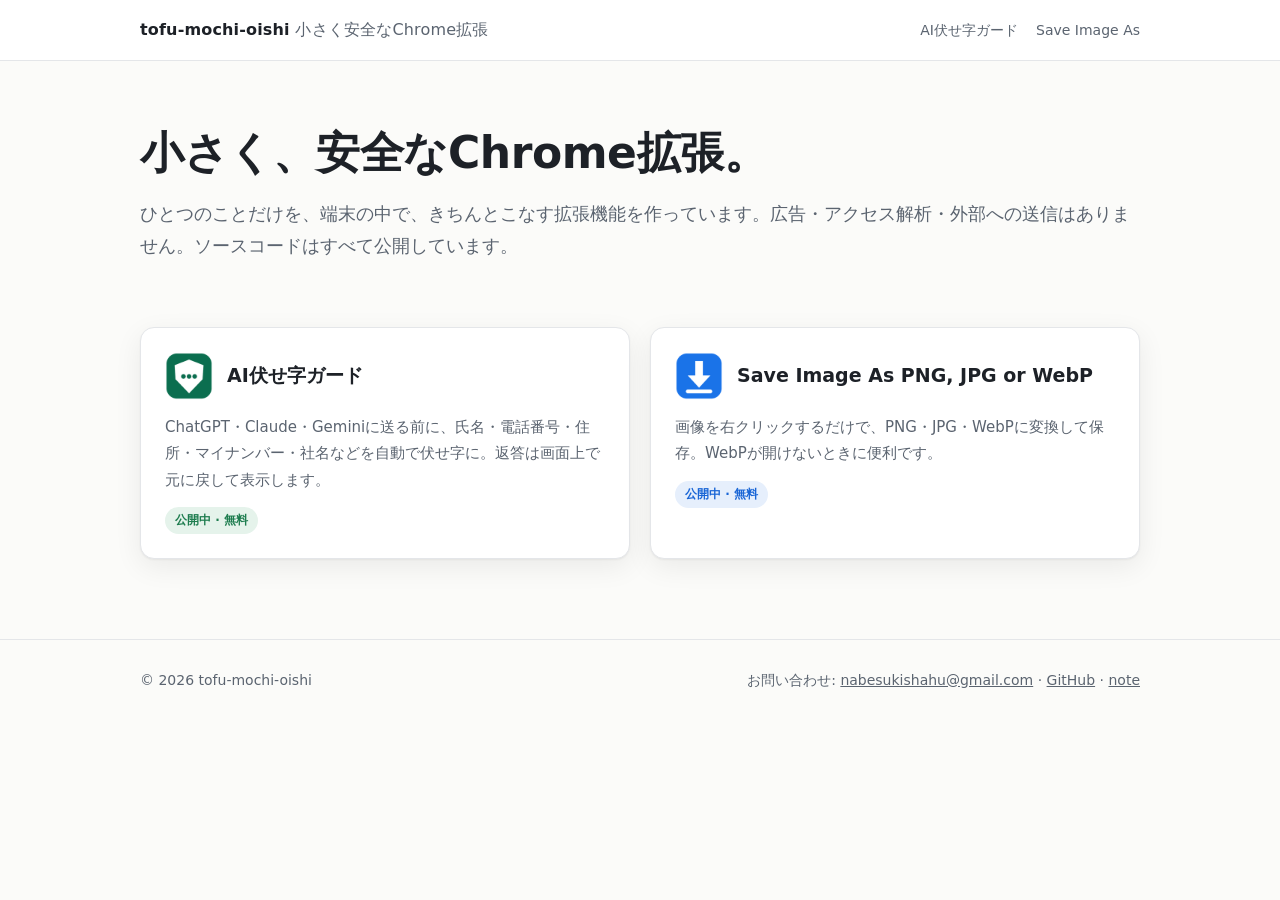
<file: index.html>
<!doctype html>
<html lang="ja">
<head>
<meta charset="utf-8">
<meta name="viewport" content="width=device-width, initial-scale=1">
<title>tofu-mochi-oishi – 小さく安全なChrome拡張</title>
<meta name="description" content="広告・アクセス解析・外部への送信がない、小さく安全なChrome拡張機能を作っています。AI伏せ字ガード、Save Image As など。">
<link rel="canonical" href="https://tofu-mochi-oishi.github.io/">
<meta property="og:type" content="website">
<meta property="og:title" content="tofu-mochi-oishi – 小さく安全なChrome拡張">
<meta property="og:description" content="広告・アクセス解析・外部への送信がない、小さく安全なChrome拡張機能を作っています。AI伏せ字ガード、Save Image As など。">
<meta property="og:url" content="https://tofu-mochi-oishi.github.io/">
<meta name="twitter:card" content="summary_large_image">
<meta name="theme-color" content="#1e7d4f">
<link rel="stylesheet" href="./assets/style.css">

</head>
<body class="">
<header class="site-header"><div class="wrap">
  <a class="brand" href="./">tofu-mochi-oishi <span>小さく安全なChrome拡張</span></a>
  <nav><a href="./ai-mask/">AI伏せ字ガード</a><a href="./save-image-as/">Save Image As</a></nav>
</div></header>
<main>

<section class="hero"><div class="wrap" style="grid-template-columns:1fr">
  <div>
    <h1><span class="nw">小さく、</span><span class="nw">安全なChrome拡張。</span></h1>
    <p class="lead">ひとつのことだけを、端末の中で、きちんとこなす拡張機能を作っています。広告・アクセス解析・外部への送信はありません。ソースコードはすべて公開しています。</p>
  </div>
</div></section>
<section class="block" style="padding-top:0"><div class="wrap products">
  <a class="product theme-green" href="ai-mask/">
    <div class="head"><img src="ai-mask/icon.png" alt="" width="48" height="48"><b>AI伏せ字ガード</b></div>
    <p>ChatGPT・Claude・Geminiに送る前に、氏名・電話番号・住所・マイナンバー・社名などを自動で伏せ字に。返答は画面上で元に戻して表示します。</p>
    <span class="badge">公開中 · 無料</span>
  </a>
  <a class="product theme-blue" href="save-image-as/">
    <div class="head"><img src="save-image-as/icon.png" alt="" width="48" height="48"><b>Save Image As PNG, JPG or WebP</b></div>
    <p>画像を右クリックするだけで、PNG・JPG・WebPに変換して保存。WebPが開けないときに便利です。</p>
    <span class="badge">公開中 · 無料</span>
  </a>
</div></section>
</main>
<footer class="site-footer"><div class="wrap">
  <span>© 2026 tofu-mochi-oishi</span>
  <span>お問い合わせ: <a href="mailto:nabesukishahu@gmail.com">nabesukishahu@gmail.com</a> · <a href="https://github.com/tofu-mochi-oishi">GitHub</a> · <a href="https://note.com/tofu_mochi_oishi">note</a></span>
</div></footer>
</body>
</html>
</file>
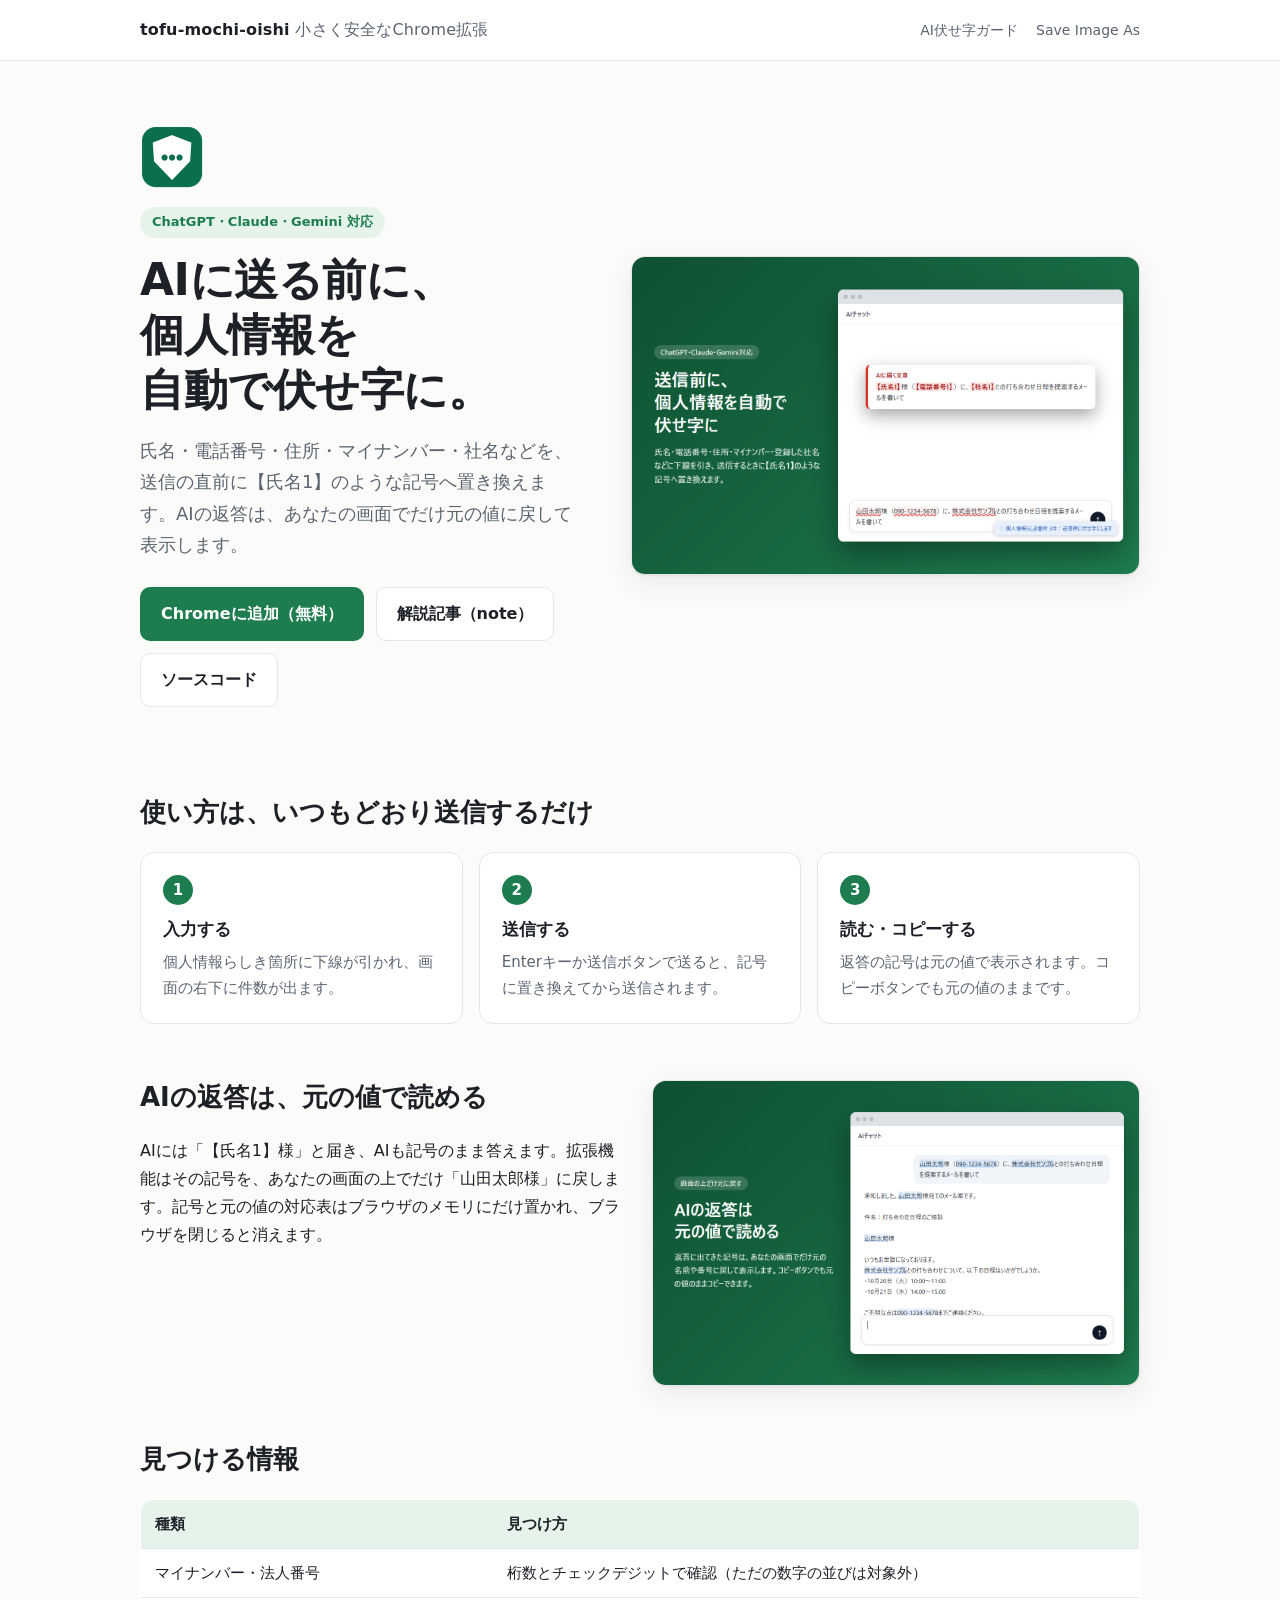
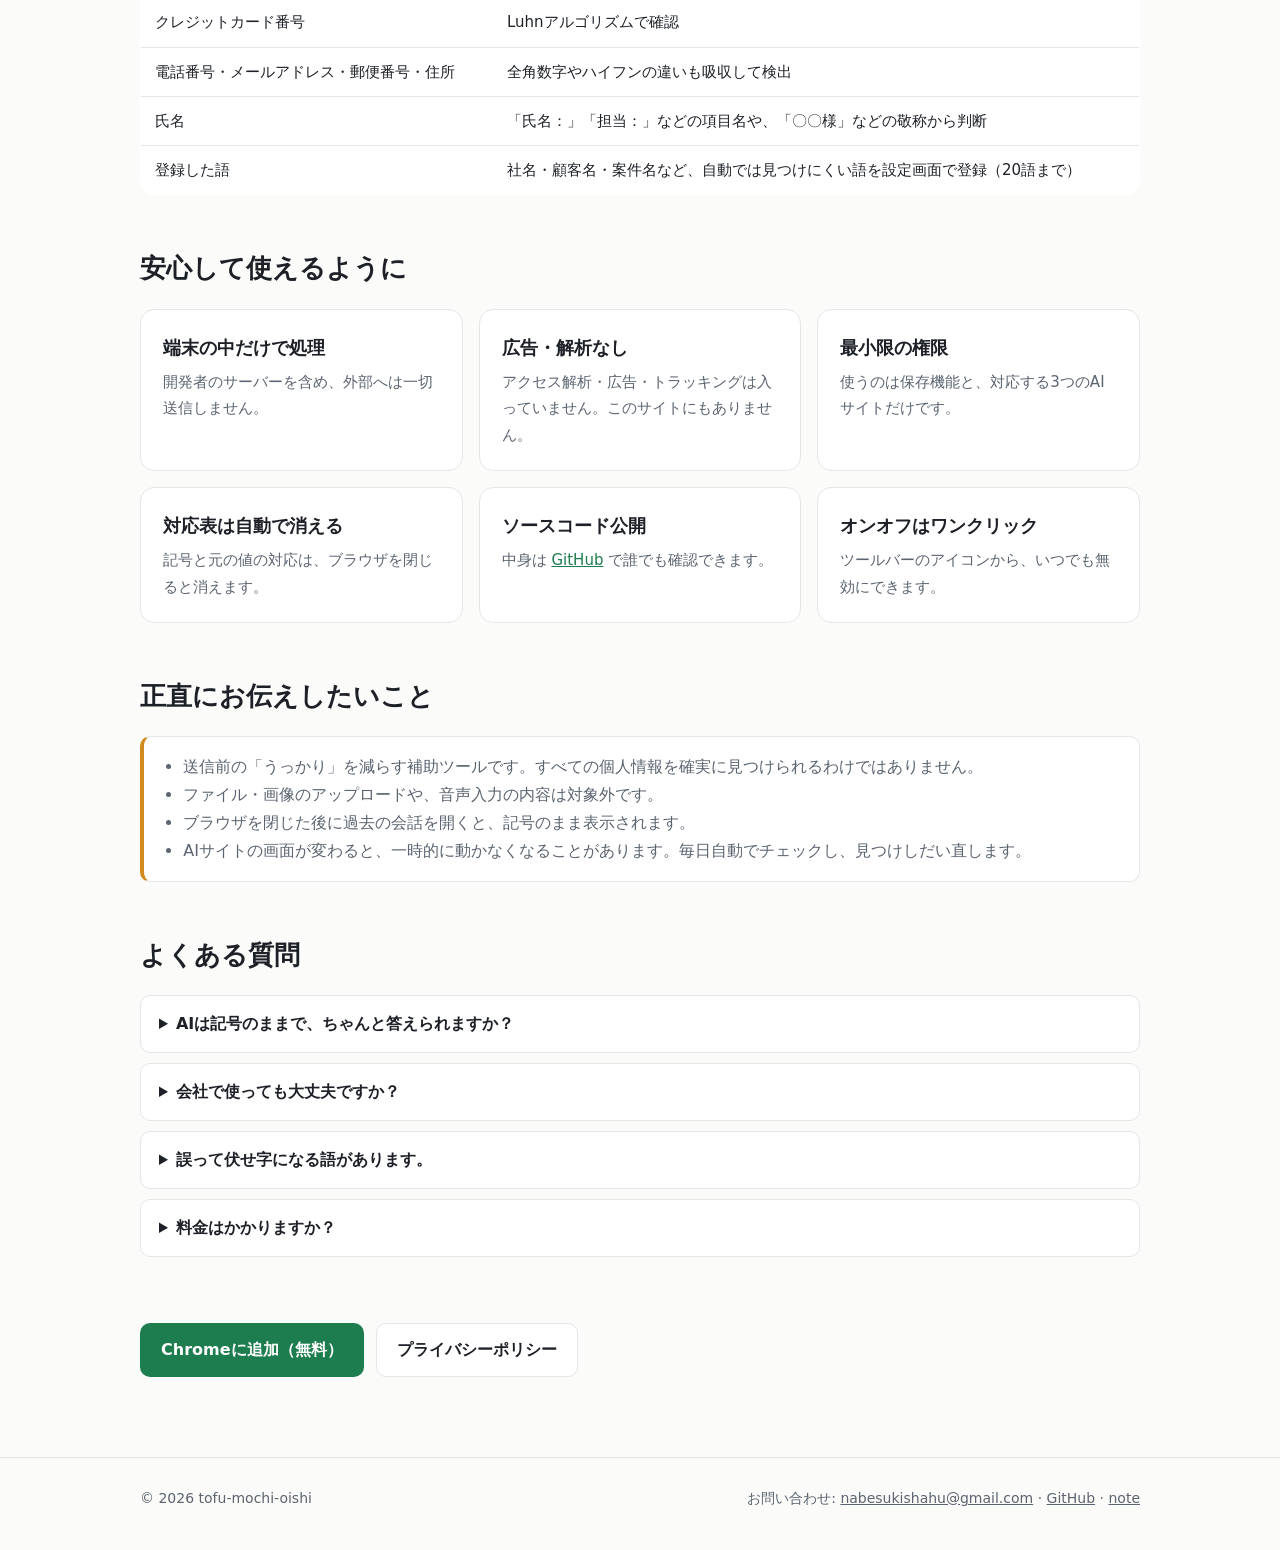
<file: ai-mask/index.html>
<!doctype html>
<html lang="ja">
<head>
<meta charset="utf-8">
<meta name="viewport" content="width=device-width, initial-scale=1">
<title>AI伏せ字ガード – ChatGPT・Claude・Geminiに個人情報を送らないChrome拡張</title>
<meta name="description" content="ChatGPT・Claude・Geminiに送る前に、氏名・電話番号・住所・マイナンバー・社名などを自動で伏せ字に。返答は画面上で元に戻して表示。処理はすべて端末内で、外部へは送信しません。">
<link rel="canonical" href="https://tofu-mochi-oishi.github.io/ai-mask/">
<meta property="og:type" content="website">
<meta property="og:title" content="AI伏せ字ガード – ChatGPT・Claude・Geminiに個人情報を送らないChrome拡張">
<meta property="og:description" content="ChatGPT・Claude・Geminiに送る前に、氏名・電話番号・住所・マイナンバー・社名などを自動で伏せ字に。返答は画面上で元に戻して表示。処理はすべて端末内で、外部へは送信しません。">
<meta property="og:url" content="https://tofu-mochi-oishi.github.io/ai-mask/">
<meta name="twitter:card" content="summary_large_image">
<meta name="theme-color" content="#1e7d4f">
<link rel="stylesheet" href="../assets/style.css">
<script type="application/ld+json">{"@context":"https://schema.org","@type":"SoftwareApplication","name":"AI伏せ字ガード","applicationCategory":"BrowserApplication","operatingSystem":"Chrome","offers":{"@type":"Offer","price":"0","priceCurrency":"JPY"},"url":"https://tofu-mochi-oishi.github.io/ai-mask/"}</script>
</head>
<body class="theme-green">
<header class="site-header"><div class="wrap">
  <a class="brand" href="../">tofu-mochi-oishi <span>小さく安全なChrome拡張</span></a>
  <nav><a href="../ai-mask/">AI伏せ字ガード</a><a href="../save-image-as/">Save Image As</a></nav>
</div></header>
<main>

<section class="hero"><div class="wrap">
  <div>
    <img class="icon" src="icon.png" alt="" width="64" height="64">
    <span class="eyebrow">ChatGPT・Claude・Gemini 対応</span>
    <h1><span class="nw">AIに送る前に、</span><span class="nw">個人情報を</span><span class="nw">自動で伏せ字に。</span></h1>
    <p class="lead">氏名・電話番号・住所・マイナンバー・社名などを、送信の直前に【氏名1】のような記号へ置き換えます。AIの返答は、あなたの画面でだけ元の値に戻して表示します。</p>
    <div class="actions"><a class="btn btn-primary" href="https://chromewebstore.google.com/detail/hfiflaaadjbaahbacbbmlfehgnbmbabb">Chromeに追加（無料）</a><a class="btn btn-ghost" href="https://note.com/tofu_mochi_oishi/n/n8f301c861942">解説記事（note）</a><a class="btn btn-ghost" href="https://github.com/tofu-mochi-oishi/ai-mask">ソースコード</a></div>
  </div>
  <img class="shot" src="screenshot-1.png" alt="入力欄の個人情報に下線が引かれ、AIには【氏名1】様（【電話番号1】）のように届く様子" width="1280" height="800">
</div></section>

<section class="block"><div class="wrap">
  <h2>使い方は、いつもどおり送信するだけ</h2>
  <ol class="steps">
    <li><b>入力する</b>個人情報らしき箇所に下線が引かれ、画面の右下に件数が出ます。</li>
    <li><b>送信する</b>Enterキーか送信ボタンで送ると、記号に置き換えてから送信されます。</li>
    <li><b>読む・コピーする</b>返答の記号は元の値で表示されます。コピーボタンでも元の値のままです。</li>
  </ol>
</div></section>

<section class="block"><div class="wrap two">
  <div>
    <h2>AIの返答は、元の値で読める</h2>
    <p>AIには「【氏名1】様」と届き、AIも記号のまま答えます。拡張機能はその記号を、あなたの画面の上でだけ「山田太郎様」に戻します。記号と元の値の対応表はブラウザのメモリにだけ置かれ、ブラウザを閉じると消えます。</p>
  </div>
  <img class="shot" src="screenshot-2.png" alt="AIの返答の中の記号が、山田太郎様や電話番号など元の値で表示されている画面" width="1280" height="800" loading="lazy">
</div></section>

<section class="block"><div class="wrap">
  <h2>見つける情報</h2>
  <table>
    <tr><th>種類</th><th>見つけ方</th></tr>
    <tr><td>マイナンバー・法人番号</td><td>桁数とチェックデジットで確認（ただの数字の並びは対象外）</td></tr>
    <tr><td>クレジットカード番号</td><td>Luhnアルゴリズムで確認</td></tr>
    <tr><td>電話番号・メールアドレス・郵便番号・住所</td><td>全角数字やハイフンの違いも吸収して検出</td></tr>
    <tr><td>氏名</td><td>「氏名：」「担当：」などの項目名や、「〇〇様」などの敬称から判断</td></tr>
    <tr><td>登録した語</td><td>社名・顧客名・案件名など、自動では見つけにくい語を設定画面で登録（20語まで）</td></tr>
  </table>
</div></section>

<section class="block"><div class="wrap">
  <h2>安心して使えるように</h2>
  <div class="grid">
    <div class="card"><h3>端末の中だけで処理</h3><p>開発者のサーバーを含め、外部へは一切送信しません。</p></div>
    <div class="card"><h3>広告・解析なし</h3><p>アクセス解析・広告・トラッキングは入っていません。このサイトにもありません。</p></div>
    <div class="card"><h3>最小限の権限</h3><p>使うのは保存機能と、対応する3つのAIサイトだけです。</p></div>
    <div class="card"><h3>対応表は自動で消える</h3><p>記号と元の値の対応は、ブラウザを閉じると消えます。</p></div>
    <div class="card"><h3>ソースコード公開</h3><p>中身は <a href="https://github.com/tofu-mochi-oishi/ai-mask">GitHub</a> で誰でも確認できます。</p></div>
    <div class="card"><h3>オンオフはワンクリック</h3><p>ツールバーのアイコンから、いつでも無効にできます。</p></div>
  </div>
</div></section>

<section class="block"><div class="wrap">
  <h2>正直にお伝えしたいこと</h2>
  <div class="caution"><ul>
    <li>送信前の「うっかり」を減らす補助ツールです。すべての個人情報を確実に見つけられるわけではありません。</li>
    <li>ファイル・画像のアップロードや、音声入力の内容は対象外です。</li>
    <li>ブラウザを閉じた後に過去の会話を開くと、記号のまま表示されます。</li>
    <li>AIサイトの画面が変わると、一時的に動かなくなることがあります。毎日自動でチェックし、見つけしだい直します。</li>
  </ul></div>
</div></section>

<section class="block"><div class="wrap">
  <h2>よくある質問</h2>
  <details><summary>AIは記号のままで、ちゃんと答えられますか？</summary><p>はい。伏せ字にしたメッセージの末尾に「記号は伏せ字にした実在の情報です」という短い注記を自動で付けるので、AIは記号を空欄と誤解せず、そのまま使って答えます。注記はあなたの画面には表示されません。設定で外すこともできます。</p></details>
  <details><summary>会社で使っても大丈夫ですか？</summary><p>拡張機能そのものは外部と通信しないため、社内の情報が開発者に渡ることはありません。ただし、AIサービスの利用自体については、お勤め先の規程に従ってください。</p></details>
  <details><summary>誤って伏せ字になる語があります。</summary><p>設定画面の「伏せ字にしない語」に登録すると、その語は置き換えなくなります。自社名や、公開している代表電話番号などにお使いください。</p></details>
  <details><summary>料金はかかりますか？</summary><p>無料です。</p></details>
</div></section>

<section class="block"><div class="wrap">
  <div class="actions"><a class="btn btn-primary" href="https://chromewebstore.google.com/detail/hfiflaaadjbaahbacbbmlfehgnbmbabb">Chromeに追加（無料）</a><a class="btn btn-ghost" href="privacy/">プライバシーポリシー</a></div>
</div></section>
</main>
<footer class="site-footer"><div class="wrap">
  <span>© 2026 tofu-mochi-oishi</span>
  <span>お問い合わせ: <a href="mailto:nabesukishahu@gmail.com">nabesukishahu@gmail.com</a> · <a href="https://github.com/tofu-mochi-oishi">GitHub</a> · <a href="https://note.com/tofu_mochi_oishi">note</a></span>
</div></footer>
</body>
</html>
</file>
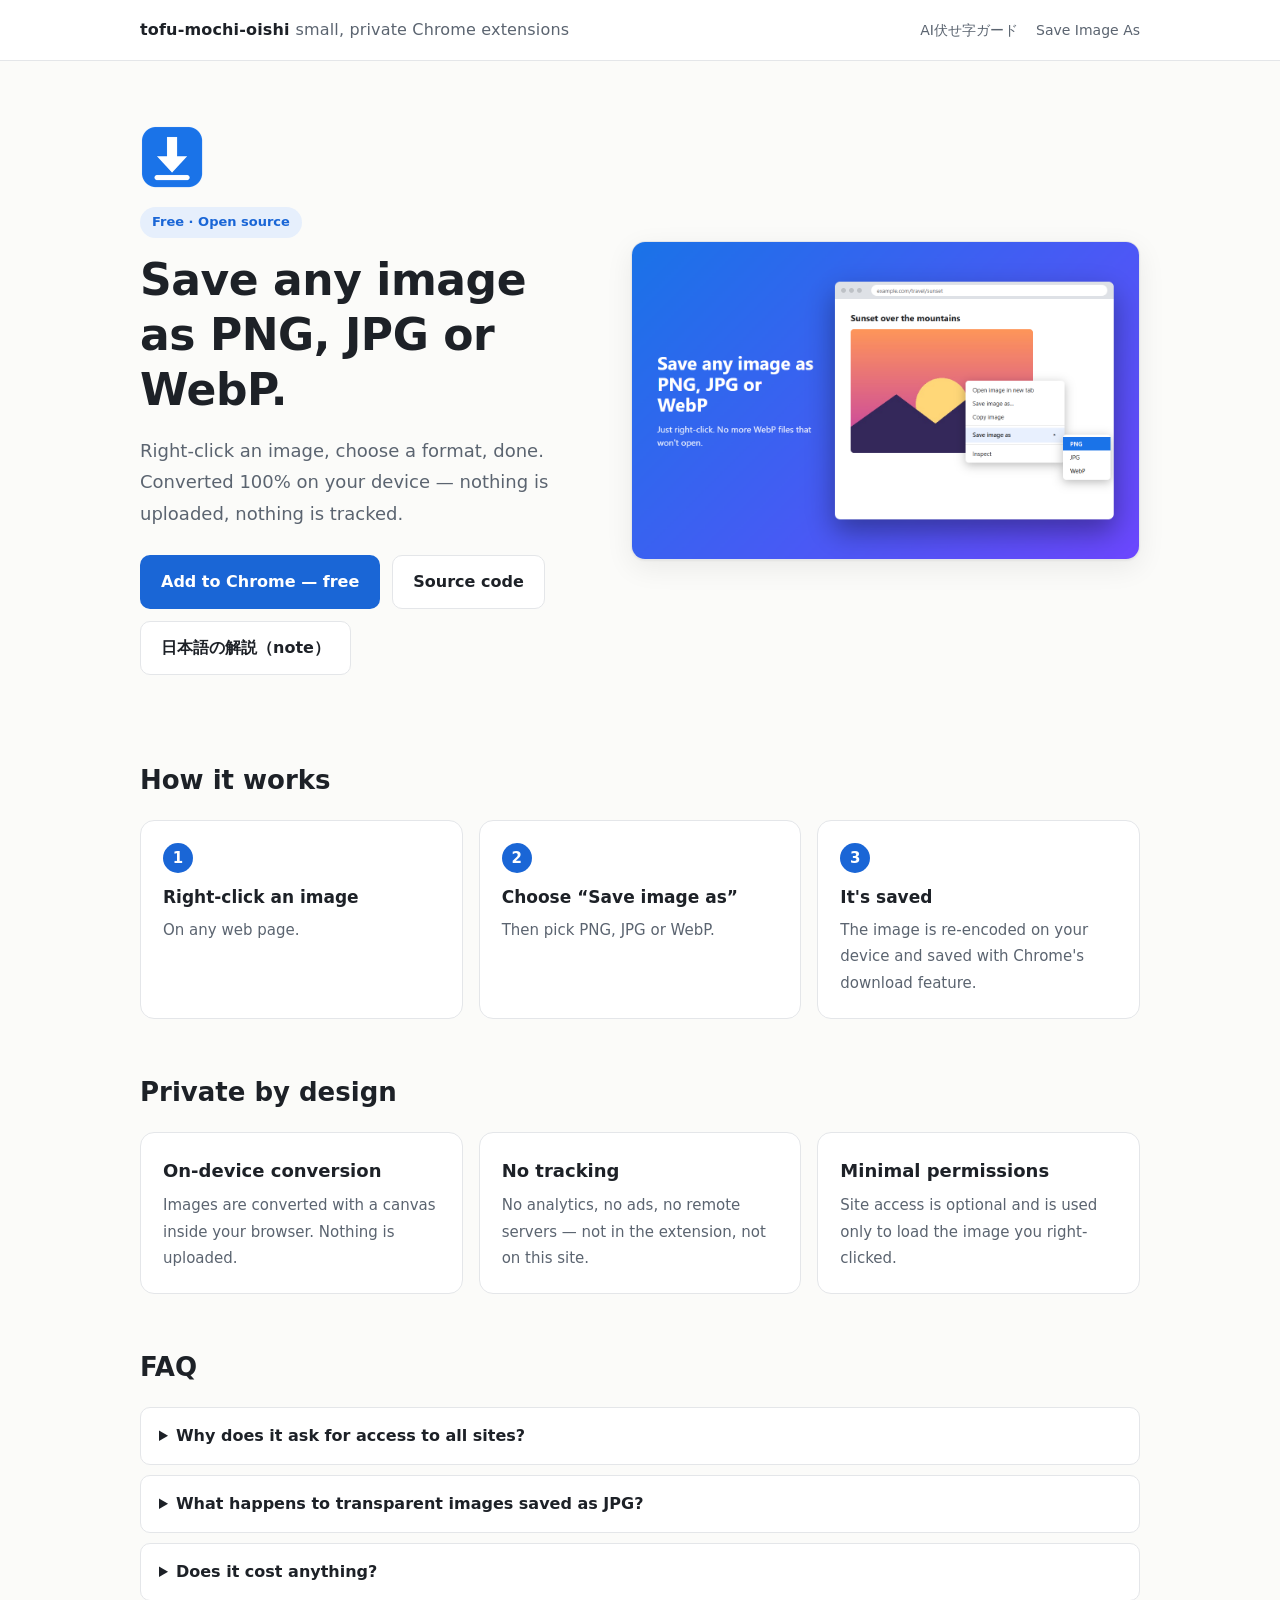
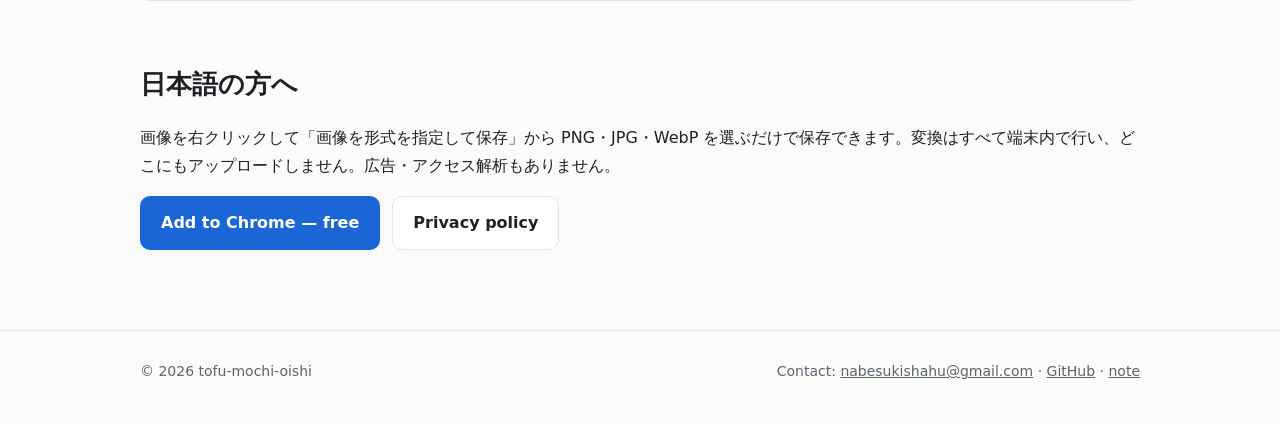
<file: save-image-as/index.html>
<!doctype html>
<html lang="en">
<head>
<meta charset="utf-8">
<meta name="viewport" content="width=device-width, initial-scale=1">
<title>Save Image As PNG, JPG or WebP – free, private Chrome extension</title>
<meta name="description" content="Right-click any image to save it as PNG, JPG or WebP. Converted 100% on your device. No tracking, no ads, open source.">
<link rel="canonical" href="https://tofu-mochi-oishi.github.io/save-image-as/">
<meta property="og:type" content="website">
<meta property="og:title" content="Save Image As PNG, JPG or WebP – free, private Chrome extension">
<meta property="og:description" content="Right-click any image to save it as PNG, JPG or WebP. Converted 100% on your device. No tracking, no ads, open source.">
<meta property="og:url" content="https://tofu-mochi-oishi.github.io/save-image-as/">
<meta name="twitter:card" content="summary_large_image">
<meta name="theme-color" content="#1e7d4f">
<link rel="stylesheet" href="../assets/style.css">
<script type="application/ld+json">{"@context":"https://schema.org","@type":"SoftwareApplication","name":"Save Image As PNG, JPG or WebP","applicationCategory":"BrowserApplication","operatingSystem":"Chrome","offers":{"@type":"Offer","price":"0","priceCurrency":"USD"},"url":"https://tofu-mochi-oishi.github.io/save-image-as/"}</script>
</head>
<body class="theme-blue">
<header class="site-header"><div class="wrap">
  <a class="brand" href="../">tofu-mochi-oishi <span>small, private Chrome extensions</span></a>
  <nav><a href="../ai-mask/">AI伏せ字ガード</a><a href="../save-image-as/">Save Image As</a></nav>
</div></header>
<main>

<section class="hero"><div class="wrap">
  <div>
    <img class="icon" src="icon.png" alt="" width="64" height="64">
    <span class="eyebrow">Free · Open source</span>
    <h1>Save any image as PNG, JPG or WebP.</h1>
    <p class="lead">Right-click an image, choose a format, done. Converted 100% on your device — nothing is uploaded, nothing is tracked.</p>
    <div class="actions"><a class="btn btn-primary" href="https://chromewebstore.google.com/detail/mbeenkkjonohmjjgckhmoaallnjkikip">Add to Chrome — free</a><a class="btn btn-ghost" href="https://github.com/tofu-mochi-oishi/save-image-as">Source code</a><a class="btn btn-ghost" href="https://note.com/tofu_mochi_oishi/n/ne2658a13b921" hreflang="ja">日本語の解説（note）</a></div>
  </div>
  <img class="shot" src="screenshot-1.png" alt="The right-click menu on an image showing Save image as with PNG, JPG and WebP" width="1280" height="800">
</div></section>

<section class="block"><div class="wrap">
  <h2>How it works</h2>
  <ol class="steps">
    <li><b>Right-click an image</b>On any web page.</li>
    <li><b>Choose “Save image as”</b>Then pick PNG, JPG or WebP.</li>
    <li><b>It's saved</b>The image is re-encoded on your device and saved with Chrome's download feature.</li>
  </ol>
</div></section>

<section class="block"><div class="wrap">
  <h2>Private by design</h2>
  <div class="grid">
    <div class="card"><h3>On-device conversion</h3><p>Images are converted with a canvas inside your browser. Nothing is uploaded.</p></div>
    <div class="card"><h3>No tracking</h3><p>No analytics, no ads, no remote servers — not in the extension, not on this site.</p></div>
    <div class="card"><h3>Minimal permissions</h3><p>Site access is optional and is used only to load the image you right-clicked.</p></div>
  </div>
</div></section>

<section class="block"><div class="wrap">
  <h2>FAQ</h2>
  <details><summary>Why does it ask for access to all sites?</summary><p>Images are often hosted on other servers (CDNs). The permission is optional, requested once from the welcome page, and used only to load the image you chose.</p></details>
  <details><summary>What happens to transparent images saved as JPG?</summary><p>JPG has no transparency, so transparent areas become white.</p></details>
  <details><summary>Does it cost anything?</summary><p>No. It's free.</p></details>
</div></section>

<section class="block"><div class="wrap">
  <h2 lang="ja">日本語の方へ</h2>
  <p lang="ja">画像を右クリックして「画像を形式を指定して保存」から PNG・JPG・WebP を選ぶだけで保存できます。変換はすべて端末内で行い、どこにもアップロードしません。広告・アクセス解析もありません。</p>
  <div class="actions"><a class="btn btn-primary" href="https://chromewebstore.google.com/detail/mbeenkkjonohmjjgckhmoaallnjkikip">Add to Chrome — free</a><a class="btn btn-ghost" href="privacy/">Privacy policy</a></div>
</div></section>
</main>
<footer class="site-footer"><div class="wrap">
  <span>© 2026 tofu-mochi-oishi</span>
  <span>Contact: <a href="mailto:nabesukishahu@gmail.com">nabesukishahu@gmail.com</a> · <a href="https://github.com/tofu-mochi-oishi">GitHub</a> · <a href="https://note.com/tofu_mochi_oishi">note</a></span>
</div></footer>
</body>
</html>
</file>
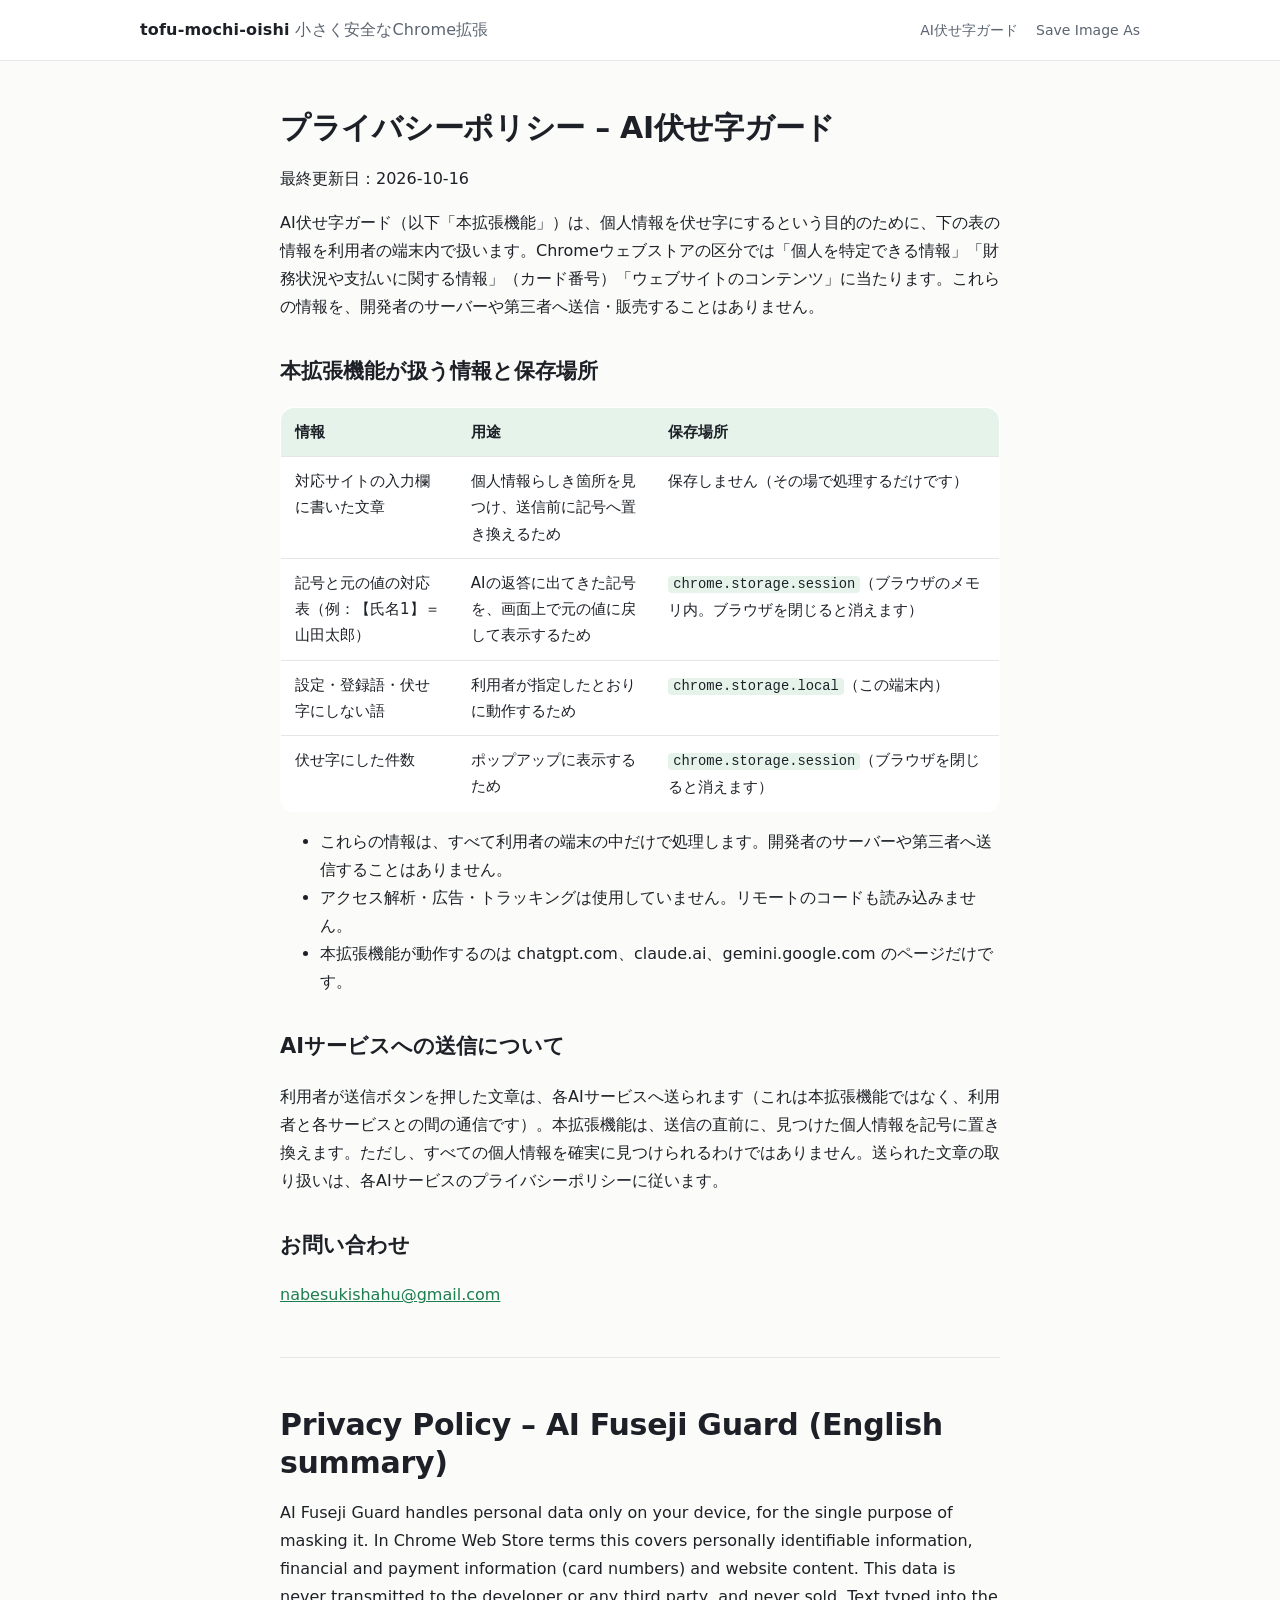
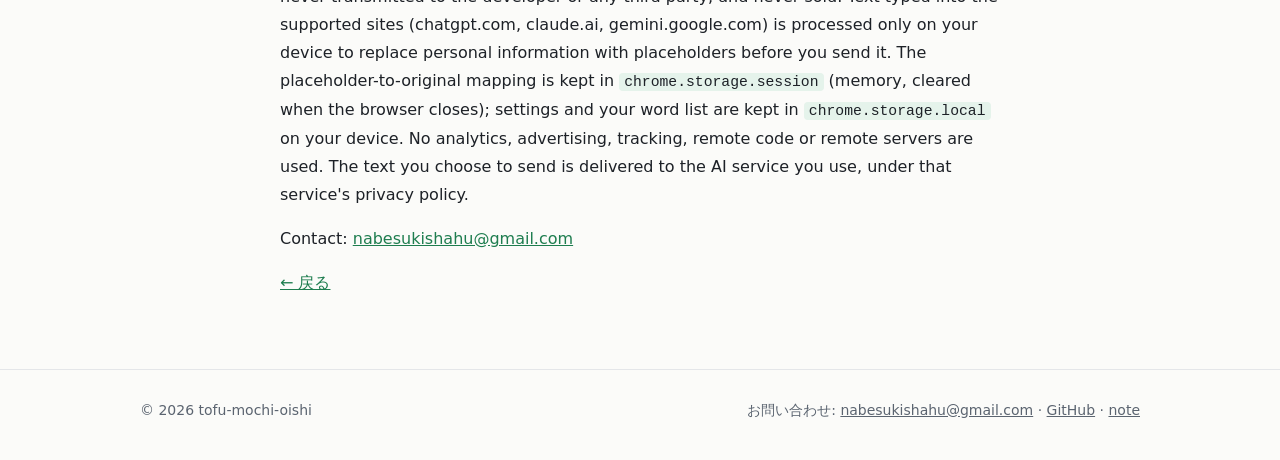
<file: ai-mask/privacy/index.html>
<!doctype html>
<html lang="ja">
<head>
<meta charset="utf-8">
<meta name="viewport" content="width=device-width, initial-scale=1">
<title>プライバシーポリシー – AI伏せ字ガード</title>
<meta name="description" content="プライバシーポリシー – AI伏せ字ガード">
<link rel="canonical" href="https://tofu-mochi-oishi.github.io/ai-mask/privacy/">
<meta property="og:type" content="website">
<meta property="og:title" content="プライバシーポリシー – AI伏せ字ガード">
<meta property="og:description" content="プライバシーポリシー – AI伏せ字ガード">
<meta property="og:url" content="https://tofu-mochi-oishi.github.io/ai-mask/privacy/">
<meta name="twitter:card" content="summary_large_image">
<meta name="theme-color" content="#1e7d4f">
<link rel="stylesheet" href="../../assets/style.css">

</head>
<body class="theme-green">
<header class="site-header"><div class="wrap">
  <a class="brand" href="../../">tofu-mochi-oishi <span>小さく安全なChrome拡張</span></a>
  <nav><a href="../../ai-mask/">AI伏せ字ガード</a><a href="../../save-image-as/">Save Image As</a></nav>
</div></header>
<main>
<div class="wrap prose"><h1>プライバシーポリシー – AI伏せ字ガード</h1>
<p>最終更新日：2026-10-16</p>
<p>AI伏せ字ガード（以下「本拡張機能」）は、個人情報を伏せ字にするという目的のために、下の表の情報を利用者の端末内で扱います。Chromeウェブストアの区分では「個人を特定できる情報」「財務状況や支払いに関する情報」（カード番号）「ウェブサイトのコンテンツ」に当たります。これらの情報を、開発者のサーバーや第三者へ送信・販売することはありません。</p>
<h2>本拡張機能が扱う情報と保存場所</h2>
<table>
<thead>
<tr>
<th>情報</th>
<th>用途</th>
<th>保存場所</th>
</tr>
</thead>
<tbody><tr>
<td>対応サイトの入力欄に書いた文章</td>
<td>個人情報らしき箇所を見つけ、送信前に記号へ置き換えるため</td>
<td>保存しません（その場で処理するだけです）</td>
</tr>
<tr>
<td>記号と元の値の対応表（例：【氏名1】＝山田太郎）</td>
<td>AIの返答に出てきた記号を、画面上で元の値に戻して表示するため</td>
<td><code>chrome.storage.session</code>（ブラウザのメモリ内。ブラウザを閉じると消えます）</td>
</tr>
<tr>
<td>設定・登録語・伏せ字にしない語</td>
<td>利用者が指定したとおりに動作するため</td>
<td><code>chrome.storage.local</code>（この端末内）</td>
</tr>
<tr>
<td>伏せ字にした件数</td>
<td>ポップアップに表示するため</td>
<td><code>chrome.storage.session</code>（ブラウザを閉じると消えます）</td>
</tr>
</tbody></table>
<ul>
<li>これらの情報は、すべて利用者の端末の中だけで処理します。開発者のサーバーや第三者へ送信することはありません。</li>
<li>アクセス解析・広告・トラッキングは使用していません。リモートのコードも読み込みません。</li>
<li>本拡張機能が動作するのは chatgpt.com、claude.ai、gemini.google.com のページだけです。</li>
</ul>
<h2>AIサービスへの送信について</h2>
<p>利用者が送信ボタンを押した文章は、各AIサービスへ送られます（これは本拡張機能ではなく、利用者と各サービスとの間の通信です）。本拡張機能は、送信の直前に、見つけた個人情報を記号に置き換えます。ただし、すべての個人情報を確実に見つけられるわけではありません。送られた文章の取り扱いは、各AIサービスのプライバシーポリシーに従います。</p>
<h2>お問い合わせ</h2>
<p><a href="mailto:nabesukishahu@gmail.com">nabesukishahu@gmail.com</a></p>
<hr>
<h1>Privacy Policy – AI Fuseji Guard (English summary)</h1>
<p>AI Fuseji Guard handles personal data only on your device, for the single purpose of masking it. In Chrome Web Store terms this covers personally identifiable information, financial and payment information (card numbers) and website content. This data is never transmitted to the developer or any third party, and never sold. Text typed into the supported sites (chatgpt.com, claude.ai, gemini.google.com) is processed only on your device to replace personal information with placeholders before you send it. The placeholder-to-original mapping is kept in <code>chrome.storage.session</code> (memory, cleared when the browser closes); settings and your word list are kept in <code>chrome.storage.local</code> on your device. No analytics, advertising, tracking, remote code or remote servers are used. The text you choose to send is delivered to the AI service you use, under that service&#39;s privacy policy.</p>
<p>Contact: <a href="mailto:nabesukishahu@gmail.com">nabesukishahu@gmail.com</a></p>
<p><a href="../">← 戻る</a></p></div>
</main>
<footer class="site-footer"><div class="wrap">
  <span>© 2026 tofu-mochi-oishi</span>
  <span>お問い合わせ: <a href="mailto:nabesukishahu@gmail.com">nabesukishahu@gmail.com</a> · <a href="https://github.com/tofu-mochi-oishi">GitHub</a> · <a href="https://note.com/tofu_mochi_oishi">note</a></span>
</div></footer>
</body>
</html>
</file>
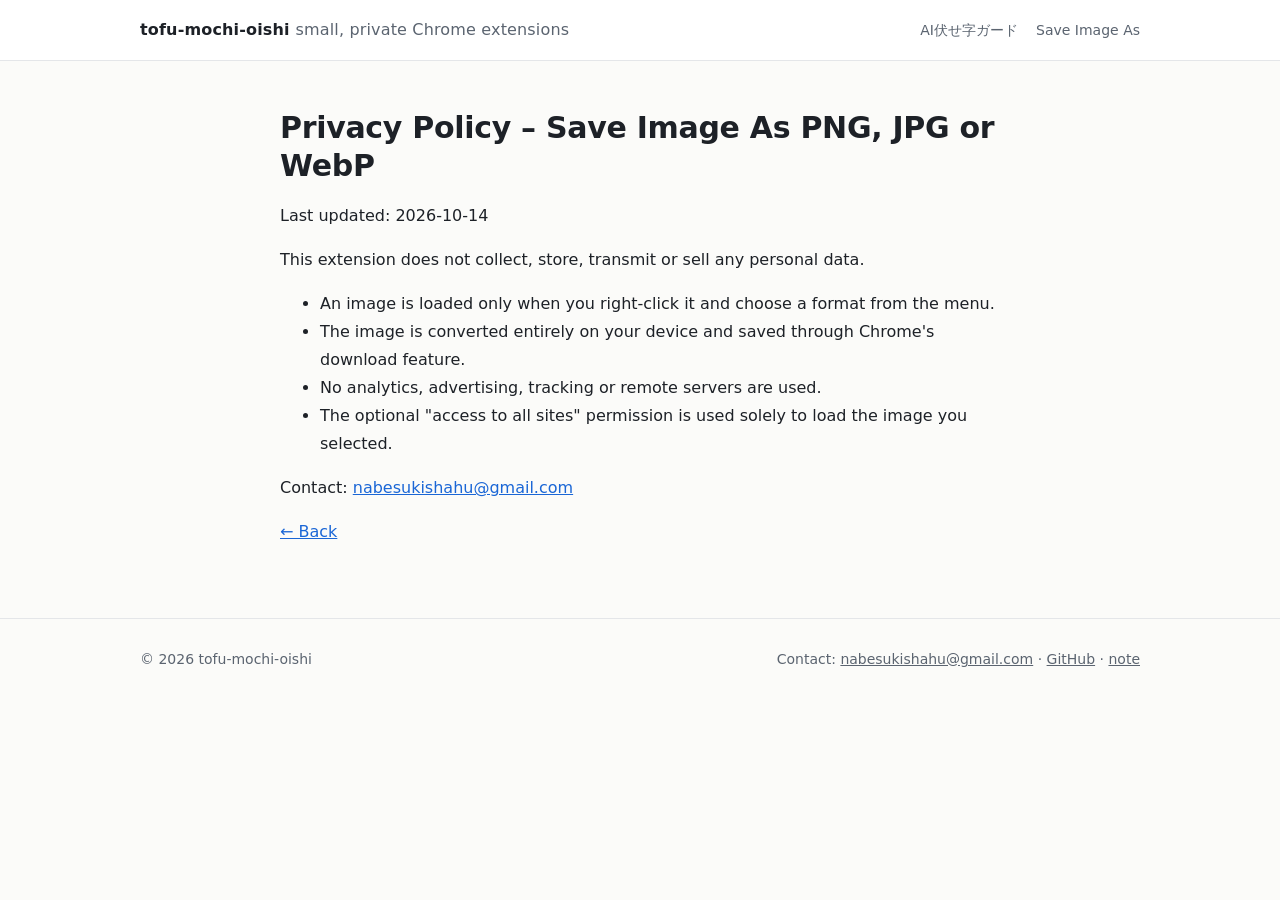
<file: save-image-as/privacy/index.html>
<!doctype html>
<html lang="en">
<head>
<meta charset="utf-8">
<meta name="viewport" content="width=device-width, initial-scale=1">
<title>Privacy Policy – Save Image As PNG, JPG or WebP</title>
<meta name="description" content="Privacy Policy – Save Image As PNG, JPG or WebP">
<link rel="canonical" href="https://tofu-mochi-oishi.github.io/save-image-as/privacy/">
<meta property="og:type" content="website">
<meta property="og:title" content="Privacy Policy – Save Image As PNG, JPG or WebP">
<meta property="og:description" content="Privacy Policy – Save Image As PNG, JPG or WebP">
<meta property="og:url" content="https://tofu-mochi-oishi.github.io/save-image-as/privacy/">
<meta name="twitter:card" content="summary_large_image">
<meta name="theme-color" content="#1e7d4f">
<link rel="stylesheet" href="../../assets/style.css">

</head>
<body class="theme-blue">
<header class="site-header"><div class="wrap">
  <a class="brand" href="../../">tofu-mochi-oishi <span>small, private Chrome extensions</span></a>
  <nav><a href="../../ai-mask/">AI伏せ字ガード</a><a href="../../save-image-as/">Save Image As</a></nav>
</div></header>
<main>
<div class="wrap prose"><h1>Privacy Policy – Save Image As PNG, JPG or WebP</h1>
<p>Last updated: 2026-10-14</p>
<p>This extension does not collect, store, transmit or sell any personal data.</p>
<ul>
<li>An image is loaded only when you right-click it and choose a format from the menu.</li>
<li>The image is converted entirely on your device and saved through Chrome&#39;s download feature.</li>
<li>No analytics, advertising, tracking or remote servers are used.</li>
<li>The optional &quot;access to all sites&quot; permission is used solely to load the image you selected.</li>
</ul>
<p>Contact: <a href="mailto:nabesukishahu@gmail.com">nabesukishahu@gmail.com</a></p>
<p><a href="../">← Back</a></p></div>
</main>
<footer class="site-footer"><div class="wrap">
  <span>© 2026 tofu-mochi-oishi</span>
  <span>Contact: <a href="mailto:nabesukishahu@gmail.com">nabesukishahu@gmail.com</a> · <a href="https://github.com/tofu-mochi-oishi">GitHub</a> · <a href="https://note.com/tofu_mochi_oishi">note</a></span>
</div></footer>
</body>
</html>
</file>
<file: assets/style.css>
/* tofu-mochi-oishi の紹介サイト共通スタイル（外部のフォント・スクリプトは読み込まない） */
:root {
  --bg: #fbfbf9;
  --surface: #ffffff;
  --text: #1d2127;
  --muted: #5b6470;
  --line: #e4e6e9;
  --accent: #1e7d4f;
  --accent-ink: #ffffff;
  --accent-soft: #e5f3eb;
  --radius: 14px;
  --shadow: 0 1px 2px rgba(0, 0, 0, .05), 0 8px 28px rgba(0, 0, 0, .07);
  color-scheme: light;
}
@media (prefers-color-scheme: dark) {
  :root {
    --bg: #111416;
    --surface: #1a1e21;
    --text: #e8eaec;
    --muted: #a0a8b0;
    --line: #2c3236;
    --accent-soft: #17332a;
    --shadow: 0 1px 2px rgba(0, 0, 0, .3), 0 8px 28px rgba(0, 0, 0, .35);
    color-scheme: dark;
  }
}
/* 製品ごとの色 */
.theme-blue { --accent: #1a66d6; --accent-soft: #e6effc; }
@media (prefers-color-scheme: dark) {
  .theme-blue { --accent: #5b9bf0; --accent-soft: #182a44; }
  .theme-green { --accent: #3fb47a; }
}

* { box-sizing: border-box; }
html { -webkit-text-size-adjust: 100%; }
body {
  margin: 0;
  background: var(--bg);
  color: var(--text);
  font: 16px/1.75 system-ui, -apple-system, "Segoe UI", "Hiragino Sans", "Yu Gothic UI", "Meiryo", sans-serif;
}
a { color: var(--accent); }
img { max-width: 100%; height: auto; display: block; }
.wrap { max-width: 1040px; margin: 0 auto; padding: 0 20px; }

/* ヘッダーとフッター */
.site-header { border-bottom: 1px solid var(--line); background: var(--surface); }
.site-header .wrap { display: flex; align-items: center; justify-content: space-between; height: 60px; gap: 16px; }
.brand { font-weight: 700; color: var(--text); text-decoration: none; letter-spacing: .01em; }
.brand span { color: var(--muted); font-weight: 400; }
.site-header nav { display: flex; gap: 18px; font-size: 14px; }
.site-header nav a { color: var(--muted); text-decoration: none; }
.site-header nav a:hover { color: var(--text); }
.site-footer { border-top: 1px solid var(--line); margin-top: 72px; padding: 28px 0 40px; color: var(--muted); font-size: 14px; }
.site-footer .wrap { display: flex; flex-wrap: wrap; gap: 8px 24px; justify-content: space-between; }
.site-footer a { color: var(--muted); }

/* ヒーロー */
.hero { padding: 64px 0 40px; }
.hero .wrap { display: grid; grid-template-columns: 1fr 1.15fr; gap: 48px; align-items: center; }
.hero .icon { width: 64px; height: 64px; border-radius: 14px; margin-bottom: 18px; }
.eyebrow { display: inline-block; font-size: 13px; font-weight: 600; color: var(--accent); background: var(--accent-soft); border-radius: 999px; padding: 4px 12px; margin-bottom: 14px; }
h1 { font-size: clamp(30px, 4.4vw, 44px); line-height: 1.25; margin: 0 0 18px; letter-spacing: -.01em; }
.lead { font-size: 18px; color: var(--muted); margin: 0 0 26px; }
.shot { border-radius: var(--radius); box-shadow: var(--shadow); border: 1px solid var(--line); overflow: hidden; background: var(--surface); }

/* 日本語の見出しを単語の途中で折り返さない（.nw のかたまりごとに改行する） */
.nw { display: inline-block; }
h1, h2 { word-break: auto-phrase; }

/* ボタン */
.actions { display: flex; flex-wrap: wrap; gap: 12px; align-items: center; }
.btn { display: inline-flex; align-items: center; gap: 8px; padding: 12px 20px; border-radius: 10px; font-weight: 600; text-decoration: none; border: 1px solid transparent; }
.btn-primary { background: var(--accent); color: var(--accent-ink); }
.btn-primary:hover { filter: brightness(1.08); }
.btn-ghost { border-color: var(--line); color: var(--text); background: var(--surface); }
.btn[aria-disabled="true"] { background: var(--line); color: var(--muted); cursor: default; filter: none; }
.note { font-size: 13px; color: var(--muted); width: 100%; margin: 4px 0 0; }

/* セクション */
section.block { padding: 48px 0 8px; }
h2 { font-size: 26px; line-height: 1.35; margin: 0 0 22px; }
h3 { font-size: 18px; margin: 0 0 6px; }
.grid { display: grid; grid-template-columns: repeat(3, 1fr); gap: 16px; }
.card { background: var(--surface); border: 1px solid var(--line); border-radius: var(--radius); padding: 22px; }
.card p { margin: 0; color: var(--muted); font-size: 15px; }
.steps { counter-reset: step; display: grid; grid-template-columns: repeat(3, 1fr); gap: 16px; padding: 0; margin: 0; list-style: none; }
.steps li { counter-increment: step; background: var(--surface); border: 1px solid var(--line); border-radius: var(--radius); padding: 22px; color: var(--muted); font-size: 15px; }
.steps li::before { content: counter(step); display: grid; place-items: center; width: 30px; height: 30px; border-radius: 50%; background: var(--accent); color: var(--accent-ink); font-weight: 700; margin-bottom: 10px; }
.steps li b { display: block; color: var(--text); font-size: 17px; margin-bottom: 4px; }
.two { display: grid; grid-template-columns: 1fr 1fr; gap: 24px; align-items: start; }
table { width: 100%; border-collapse: collapse; background: var(--surface); border: 1px solid var(--line); border-radius: var(--radius); overflow: hidden; font-size: 15px; }
th, td { text-align: left; padding: 11px 14px; border-bottom: 1px solid var(--line); vertical-align: top; }
th { background: var(--accent-soft); font-weight: 600; }
tr:last-child td { border-bottom: 0; }
.caution { background: var(--surface); border: 1px solid var(--line); border-left: 4px solid #d08a1e; border-radius: 10px; padding: 16px 20px; }
.caution ul { margin: 0; padding-left: 1.2em; color: var(--muted); }
details { background: var(--surface); border: 1px solid var(--line); border-radius: 10px; padding: 14px 18px; margin-bottom: 10px; }
summary { cursor: pointer; font-weight: 600; }
details p { margin: 10px 0 0; color: var(--muted); }

/* 製品一覧（トップページ） */
.products { display: grid; grid-template-columns: 1fr 1fr; gap: 20px; }
.product { display: flex; flex-direction: column; gap: 14px; background: var(--surface); border: 1px solid var(--line); border-radius: var(--radius); padding: 24px; text-decoration: none; color: var(--text); box-shadow: var(--shadow); }
.product:hover { border-color: var(--accent); }
.product .head { display: flex; gap: 14px; align-items: center; }
.product .head img { width: 48px; height: 48px; border-radius: 10px; }
.product .head b { font-size: 19px; line-height: 1.35; }
.product p { margin: 0; color: var(--muted); font-size: 15px; }
.badge { align-self: flex-start; font-size: 12px; font-weight: 600; border-radius: 999px; padding: 3px 10px; background: var(--accent-soft); color: var(--accent); }

/* プライバシーポリシー本文 */
.prose { max-width: 760px; }
.prose h1 { font-size: 30px; margin-top: 48px; }
.prose h2 { font-size: 21px; margin-top: 36px; }
.prose hr { border: 0; border-top: 1px solid var(--line); margin: 48px 0; }
.prose code { background: var(--accent-soft); border-radius: 4px; padding: 1px 5px; font-size: .92em; }

/* スマホ幅 */
@media (max-width: 760px) {
  .hero { padding: 40px 0 24px; }
  .hero .wrap, .two, .products { grid-template-columns: 1fr; gap: 28px; }
  .grid, .steps { grid-template-columns: 1fr; }
  .site-header nav { gap: 12px; white-space: nowrap; font-size: 13px; }
  .brand span { display: none; }
  table { font-size: 14px; }
}
</file>
